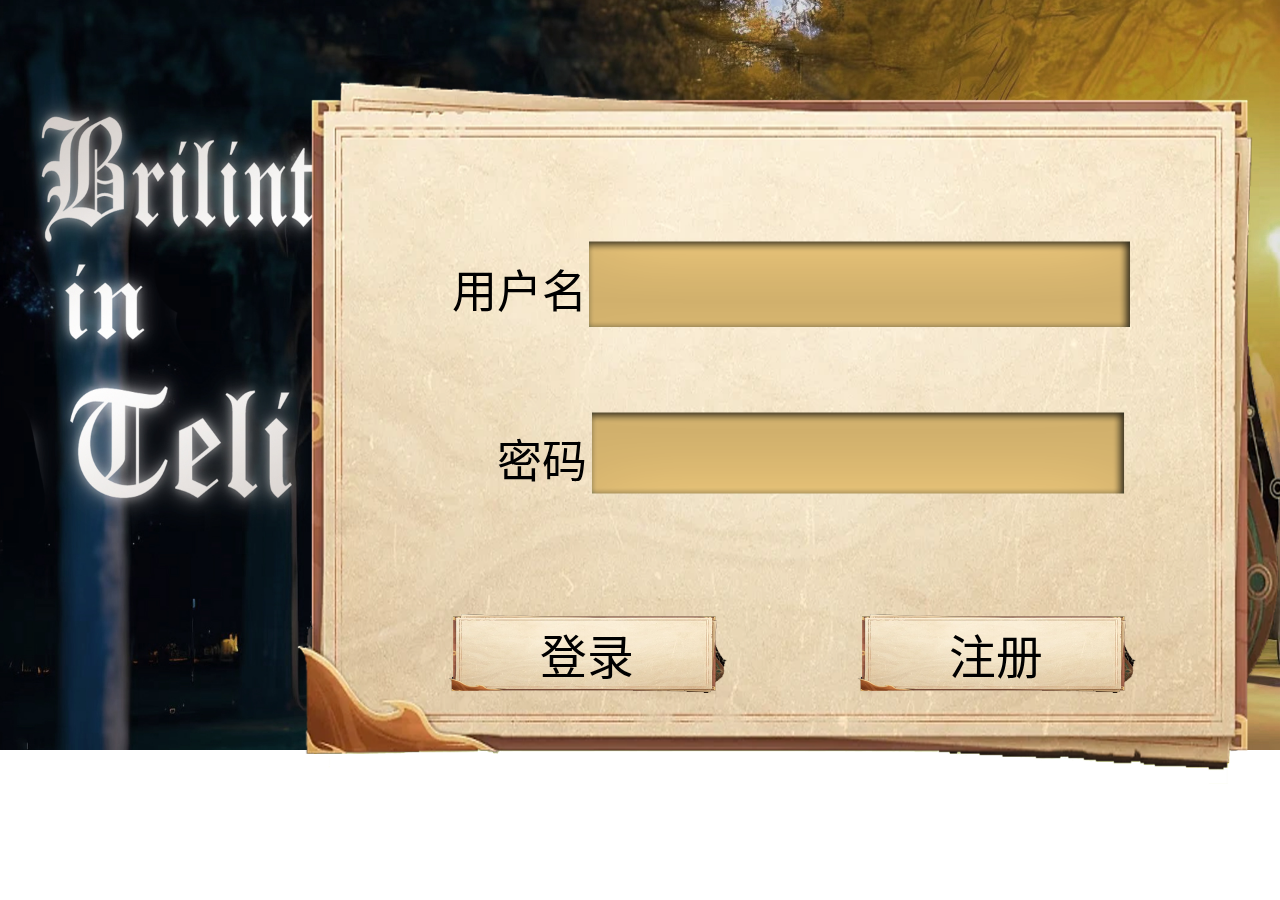
<file: index.html>
<!DOCTYPE html>
<html>
  <head>
    <title>Brilliant In Teli</title>
<!--“Good artists copy;Great artist steal ——毕加索“
老师强调项目开发需要巧妙地抄已有代码，我也觉得如果我们的代码能给人已参考，我是十分高兴的。
但小心，我们的代码含有”缺乏注释、代码过耦合、大量异步函数、类功能冗杂、逆天的面向过程“等多种要素，而且对于一些通用的部分，例如存档、对话等部分其实没有专注于做同班其他组做别的类型游戏的功能完善、专业。
因此我个人不建议完全使用我们的代码，而且横卷轴2D的制作也是一等一的麻烦，最后导致我们在剧情表现上欠佳(sad)
不过我们两个小游戏的代码相对独立于游戏本体，因此代码可读性更好一点，而且我自认为我们组的小游戏做的也足够精细-->
  </head>
  <link rel="stylesheet" href="css/index.css" type="text/css"/>
  <body>
    <div id="index">
		<img class="index-bgr" src="img/index.jpg" />

		<div class="index-button-group">
			<div class="index-buttonbox" onclick="newGame()">
				<img class="button-buttonimg" src="img/button.png">
				<toBeTranslated class="button-buttontext">
					新游戏
				</toBeTranslated>
			</div>
			<div class="index-buttonbox" id="continue" onclick="continueGame()" style="display:none;">
				<img class="button-buttonimg" src="img/button.png">
				<toBeTranslated class="button-buttontext">
					继续游戏
				</toBeTranslated>
			</div>
			<div class="index-buttonbox" onclick="window.location.href='achieve.html'">
				<img class="button-buttonimg" src="img/button.png">
				<toBeTranslated class="button-buttontext">
					成就
				</toBeTranslated>
			</div>
			<div class="index-buttonbox" onclick="window.location.href='settings/settings.html'">
				<img class="button-buttonimg" src="img/button.png">
				<toBeTranslated class="button-buttontext">
					设置
				</toBeTranslated>
			</div>
			<div class="index-buttonbox" onclick="window.location.href='about/about.html'">
				<img class="button-buttonimg" src="img/button.png">
				<toBeTranslated class="button-buttontext">
					关于
				</toBeTranslated>
			</div>
			<div class="index-buttonbox" onclick="logout()">
				<img class="button-buttonimg" src="img/button.png">
				<toBeTranslated class="button-buttontext">
					退出登录
				</toBeTranslated>
			</div>
		</div>
	</div>
	<script>
			window.onload=function(){
				if(!localStorage.getItem('BITeli-username')){
					window.location.href="login/login.html";
					return;
				}
				if(!localStorage.getItem('BITeli-config')){
					let config={
						"Up":"W",
						"Left":"A",
						"Down":"S",
						"Right":"D",
						"Jump":"Space",
						"Dash":"Shift",
						"Enter":"Enter",
						"Interact":"E",
						"RotateL":"W",
						"RotateR":"X",
						"HardDrop":"Space"
					}
					localStorage.setItem('BITeli-config',JSON.stringify(config));
				}
				let user=localStorage.getItem('BITeli-username')||'default';
				if(localStorage.getItem('BITeli-save-'+user)){
					document.getElementById('continue').style.display='block';
				}
			}
			function newGame(){
				let user=localStorage.getItem('BITeli-username')||'default';
				localStorage.removeItem('BITeli-save-'+user);
				window.location.href='game.html'
			}
			function continueGame(){
				window.location.href='game.html';
			}
			function logout(){
				localStorage.removeItem('BITeli-username');
				window.location.href="login/login.html";
			}
	</script>
  </body>
</html>
</file>
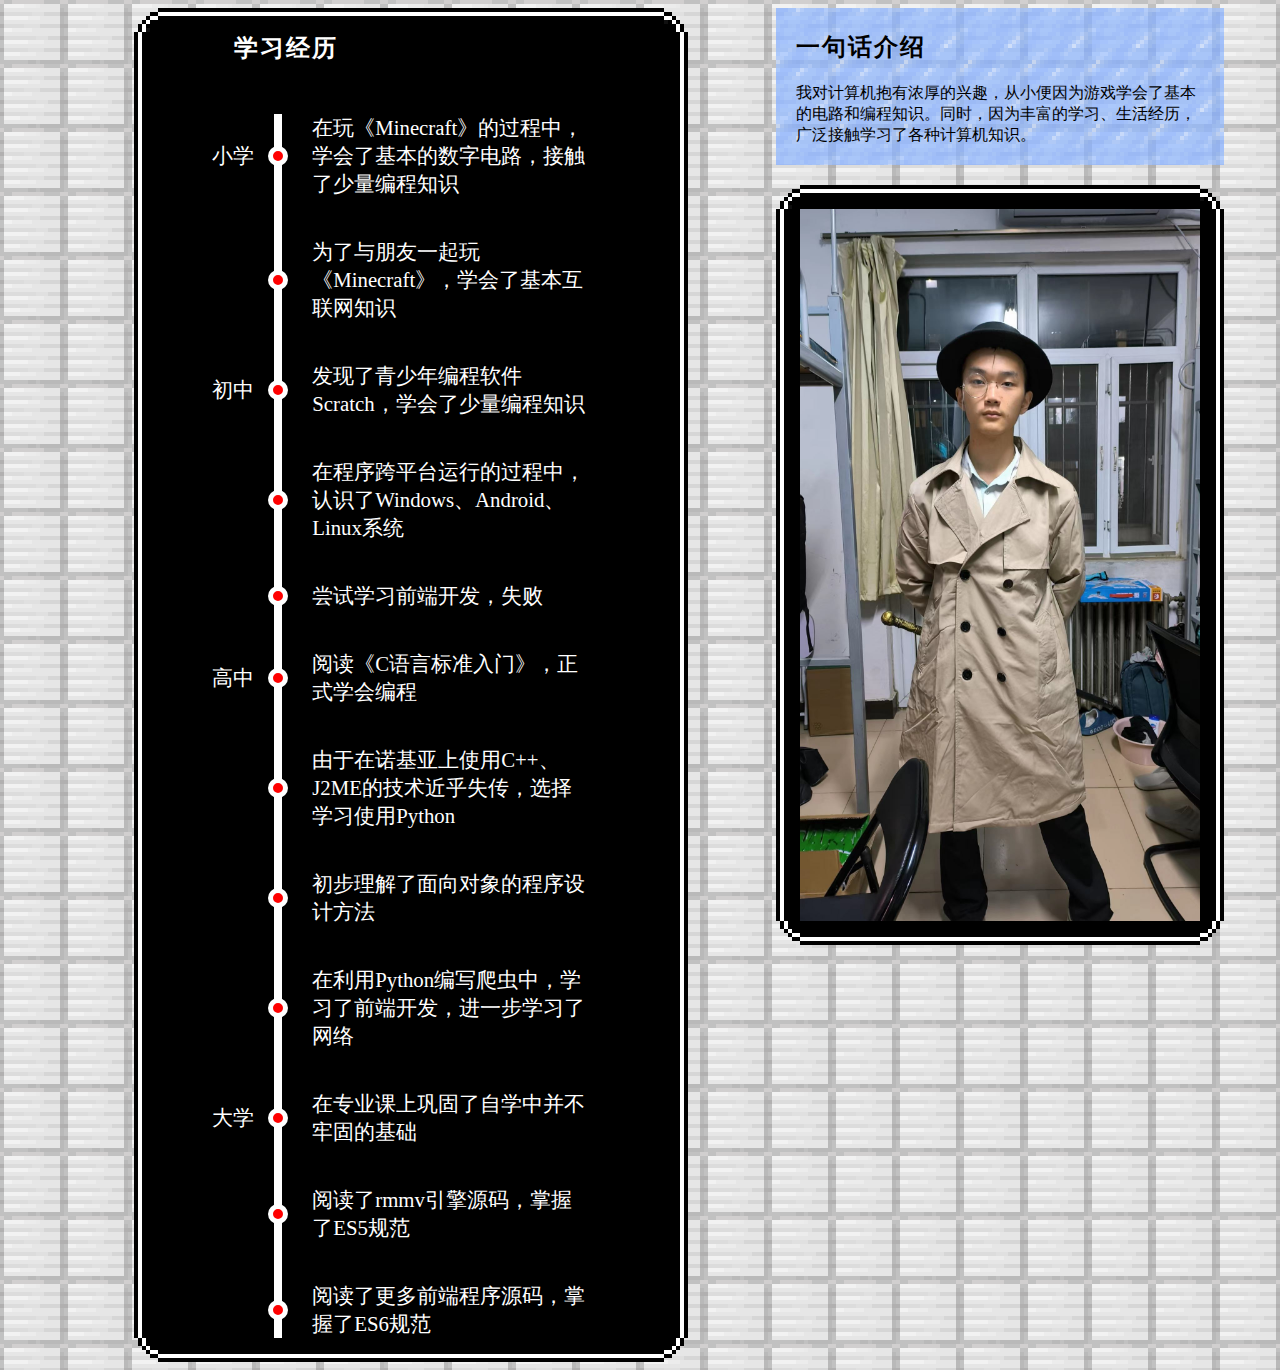
<file: about/members/chenyang/index.html>
<!DOCTYPE html>
<html lang="zh">
	<head>
		<meta charset="UTF-8">
		<title>陈洋的个人介绍</title>
		<link rel="stylesheet" type="text/css" href="style.css">
	</head>
	<body>
		<div id="intro">
			<div id="briefIntro">
				<h2>一句话介绍</h2>
				<p>我对计算机抱有浓厚的兴趣，从小便因为游戏学会了基本的电路和编程知识。同时，因为丰富的学习、生活经历，广泛接触学习了各种计算机知识。</p>
			</div>
			<div id="photo">
				<img src="photo.jpg"/>
			</div>
		</div>
		<div id="exp">
			<div>
				<h2>学习经历</h2>
				<ul id="timeline">
					<li>
					<span class="content">在玩《Minecraft》的过程中，学会了基本的数字电路，接触了少量编程知识</span>
					<span class="date">小学</span>
					<span class="circle"/>
					</li>
					<li>
					<span class="content">为了与朋友一起玩《Minecraft》，学会了基本互联网知识</span>
					<span class="circle"/>
					</li>
					<li>
					<span class="content">发现了青少年编程软件Scratch，学会了少量编程知识</span>
					<span class="date">初中</span>
					<span class="circle"/>
					</li>
					<li>
					<span class="content">在程序跨平台运行的过程中，认识了Windows、Android、Linux系统</span>
					<span class="circle"/>
					</li>
					<li>
					<span class="content">尝试学习前端开发，失败</span>
					<span class="circle"/>
					</li>
					<li>
					<span class="content">阅读《C语言标准入门》，正式学会编程</span>
					<span class="date">高中</span>
					<span class="circle"/>
					</li>
					<li>
					<span class="content">由于在诺基亚上使用C++、J2ME的技术近乎失传，选择学习使用Python</span>
					<span class="circle"/>
					</li>
					<li>
					<span class="content">初步理解了面向对象的程序设计方法</span>
					<span class="circle"/>
					</li>
					<li>
					<span class="content">在利用Python编写爬虫中，学习了前端开发，进一步学习了网络</span>
					<span class="circle"/>
					</li>
					<li>
					<span class="content">在专业课上巩固了自学中并不牢固的基础</span>
					<span class="date">大学</span>
					<span class="circle"/>
					</li>
					<li>
					<span class="content">阅读了rmmv引擎源码，掌握了ES5规范</span>
					<span class="circle"/>
					</li>
					<li>
					<span class="content">阅读了更多前端程序源码，掌握了ES6规范</span>
					<span class="circle"/>
					</li>
				</ul>
			</div>
		</div>
	</body>
</html>
</file>
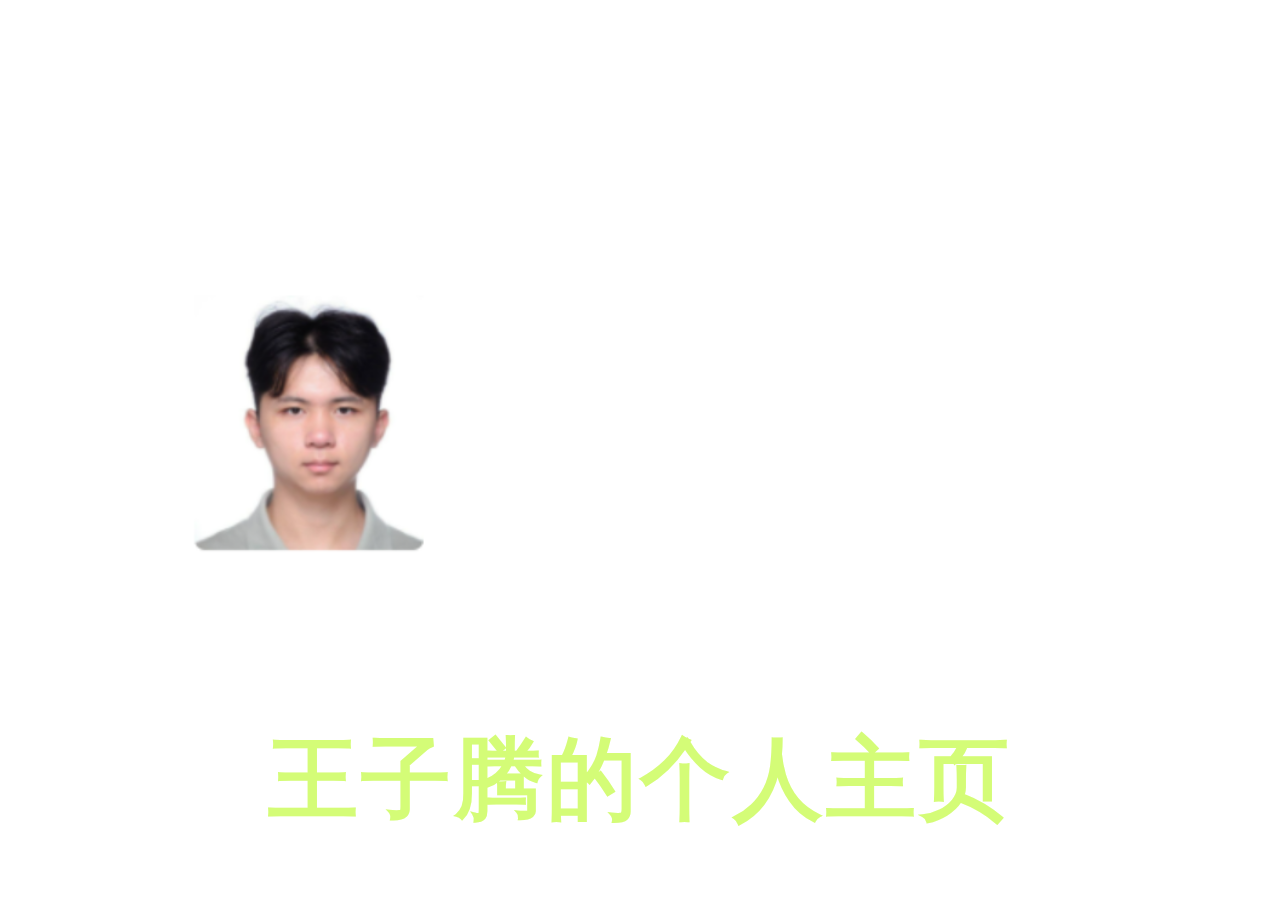
<file: about/members/wangziteng/index.html>
<!DOCTYPE html>
<html lang="en">

<head>
    <meta charset="UTF-8">
    <meta http-equiv="X-UA-Compatible" content="IE=edge">
    <meta name="viewport" content="width=, initial-scale=1.0">
    <title>个人主页</title>
</head>
<style>
    * {
        padding: 0;
        margin: 0;
    }
    .shell{
        height: 100vh;
        overflow-x: hidden;
        perspective: 3px;
    }
    .shell div{
        position: relative;
        display: flex;
        justify-content: center;
        align-items: center;
        font-style: 30px;
        letter-spacing: 2px;
    }
    .image{
        transform: translateZ(-1px) scale(1.6);
        background-size: cover;
        height: 100vh;
        z-index: -1;
    }
    .text{
        height: 50vh;
        background-color: #fff;
    }
    .text h1{
        color: #000;
        margin-right: 20%;
        margin-left: 20%;
    }
    .heading{
        z-index: -1;
        transform: translateY(-30vh) translateZ(1px);
        color: #d4fc77;
        font-size: 30px;
    }
</style>

<body>
    <div class="shell">
        <div class="image" style="background-image: url('./image/self.png');"></div>
        <div class="heading">
            <h1>王子腾的个人主页</h1>
        </div>
        <div class="text">
            <h1>一名热爱游戏的大学生</h1>
        </div>

        <div class="image" style="background-image:url('./image/2.jpg');"></div>
        <div class="heading">
            <h1>小组职责</h1>
        </div>
        <div class="text">
            <h1>剧本设计(文笔不好还爱玩梗的作者)<br>初级程序员(其实是打杂的初学者)</h1>
        </div>

        <div class="image" style="background-image:url('./image/3.jpg');"></div>
        <div class="heading">
            <h1>个人简介</h1>
        </div>
        <div class="text">
            <h1>&nbsp;&nbsp;&nbsp;&nbsp;&nbsp;&nbsp;一位热爱游戏的河北石家庄人，就读于北京理工大学2022级徐特立英才班-计算机科学2201班。<br>
                &nbsp;&nbsp;&nbsp;&nbsp;&nbsp;&nbsp;从小学开始对计算机与游戏产生兴趣，但是受限于河北初高中“非学习不可”的氛围，从未被允许花心思投入其中。我曾在初一、初二尝试学习过C语言，但并未得到父母支持，随着课业逐渐繁重，我的不得已放弃了自学编程。。<br>
                &nbsp;&nbsp;&nbsp;&nbsp;&nbsp;&nbsp;我进入大学后，环境自由许多，开始尝试研究编程，学会了C语言，并选择了计算机科学专业。我很认同赵丰年老师说的“如果你喜欢玩游戏，那你就离编程不远了”，我个人本身对编程以及游戏的热爱可以充分的释放在游戏的开发中，于是在小学期我开始自学HTML、CSS、JS技术，以期同其他“提瓦特万”小组成员进行了场景开发。<br>

            </h1>
        </div>
        <div class="image" style="background-color: white;"></div>
        <div class="text">
            <h1>终</h1>
        </div> 

    </div>
</body>

</html>
</file>
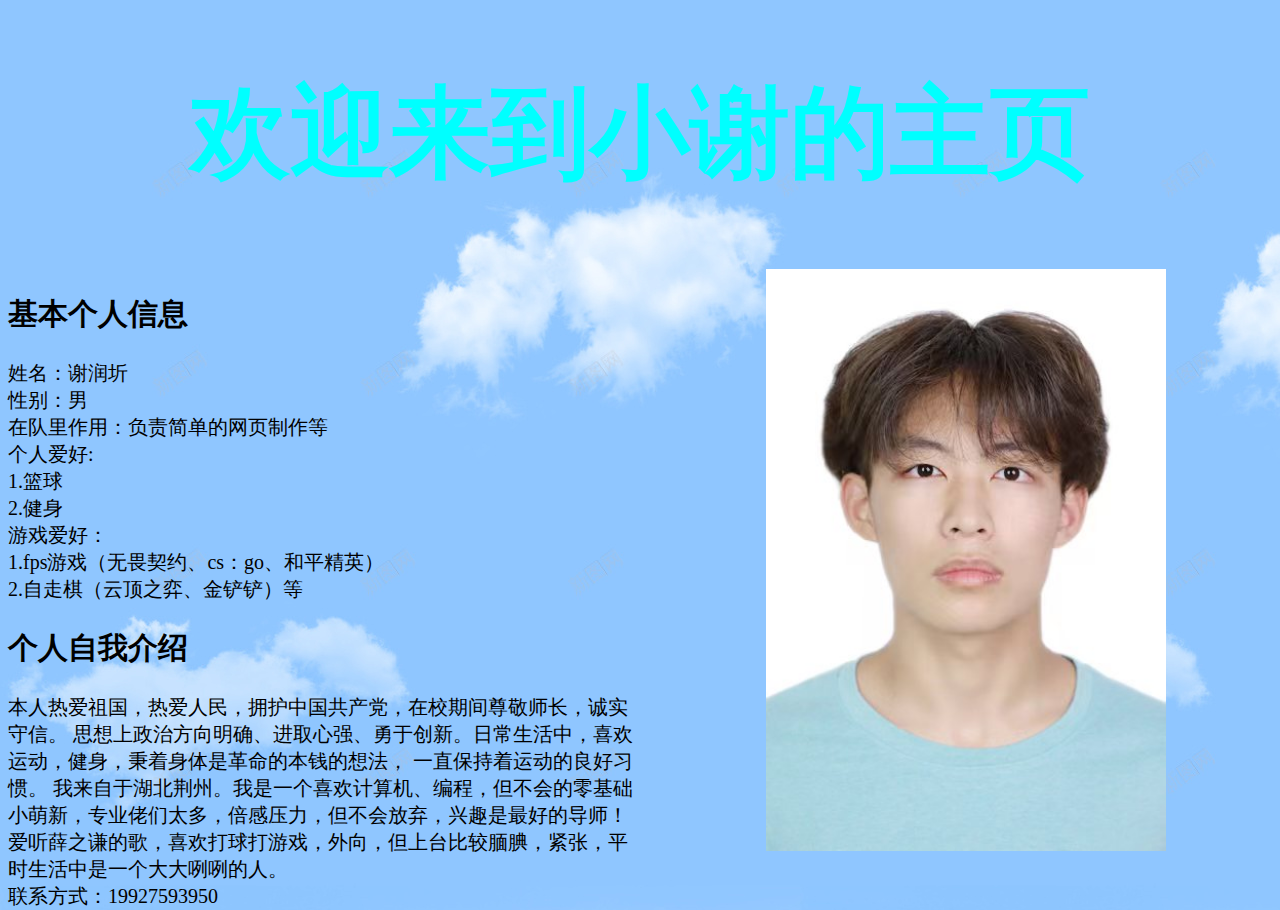
<file: about/members/xierunqi/index.html>
<!DOCTYPE html>
<html lang="en">
  <head>
    <meta charset="UTF-8" />
    <meta name="Author" content="小谢今天AC了吗" />
  </head>
  <link rel="stylesheet" type="text/css" href="个人主页.css" />
  <body>
    <h1>欢迎来到小谢的主页</h1>
    <div class="div">
      <div class="par">
        <h2>基本个人信息</h2>
        姓名：谢润圻<br />
        性别：男<br />
        在队里作用：负责简单的网页制作等<br />
        个人爱好:<br />
        1.篮球<br />
        2.健身<br />
        游戏爱好：<br />
        1.fps游戏（无畏契约、cs：go、和平精英）<br />
        2.自走棋（云顶之弈、金铲铲）等<br />
        <h2>个人自我介绍</h2>
        本人热爱祖国，热爱人民，拥护中国共产党，在校期间尊敬师长，诚实守信。
        思想上政治方向明确、进取心强、勇于创新。日常生活中，喜欢运动，健身，秉着身体是革命的本钱的想法，
        一直保持着运动的良好习惯。
        我来自于湖北荆州。我是一个喜欢计算机、编程，但不会的零基础小萌新，专业佬们太多，倍感压力，但不会放弃，兴趣是最好的导师！
        爱听薛之谦的歌，喜欢打球打游戏，外向，但上台比较腼腆，紧张，平时生活中是一个大大咧咧的人。<br />
        联系方式：19927593950 <br />
      </div>

      <div class="pic">
        <img src="images/证件照.jpg" align="left" class="picture" />
      </div>
    </div>
  </body>
</html>
</file>
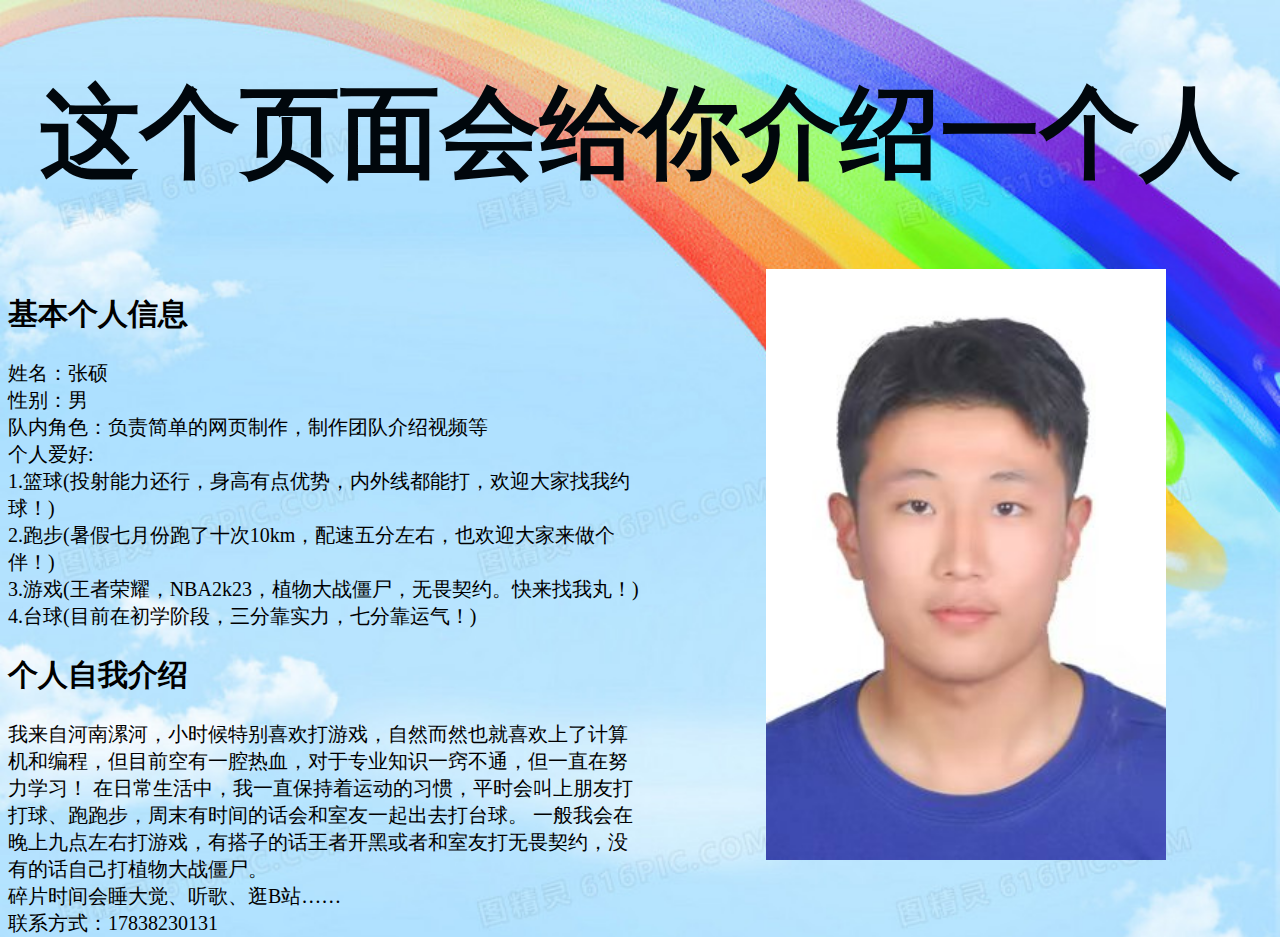
<file: about/members/zhangshuo/index.html>
<!DOCTYPE html>
<html lang="en">
  <head>
    <meta charset="UTF-8" />
    <meta name="Author" content="张硕" />
  </head>
  <link rel="stylesheet" type="text/css" href="个人主页.css" />
  <body>
    <h1>这个页面会给你介绍一个人</h1>
    <div class="div">
      <div class="par">
        <h2>基本个人信息</h2>
        姓名：张硕<br />
        性别：男<br />
        队内角色：负责简单的网页制作，制作团队介绍视频等<br />
        个人爱好:<br />
        1.篮球(投射能力还行，身高有点优势，内外线都能打，欢迎大家找我约球！)<br />
        2.跑步(暑假七月份跑了十次10km，配速五分左右，也欢迎大家来做个伴！)<br />
        3.游戏(王者荣耀，NBA2k23，植物大战僵尸，无畏契约。快来找我丸！)<br />
        4.台球(目前在初学阶段，三分靠实力，七分靠运气！)<br />
        <h2>个人自我介绍</h2>
        我来自河南漯河，小时候特别喜欢打游戏，自然而然也就喜欢上了计算机和编程，但目前空有一腔热血，对于专业知识一窍不通，但一直在努力学习！
        在日常生活中，我一直保持着运动的习惯，平时会叫上朋友打打球、跑跑步，周末有时间的话会和室友一起出去打台球。
        一般我会在晚上九点左右打游戏，有搭子的话王者开黑或者和室友打无畏契约，没有的话自己打植物大战僵尸。<br />
        碎片时间会睡大觉、听歌、逛B站……
        <br />
        联系方式：17838230131 <br />
      </div>

      <div class="pic">
        <img src="images/证件照.jpg" align="left" class="picture" />
      </div>
    </div>
  </body>
</html>
</file>
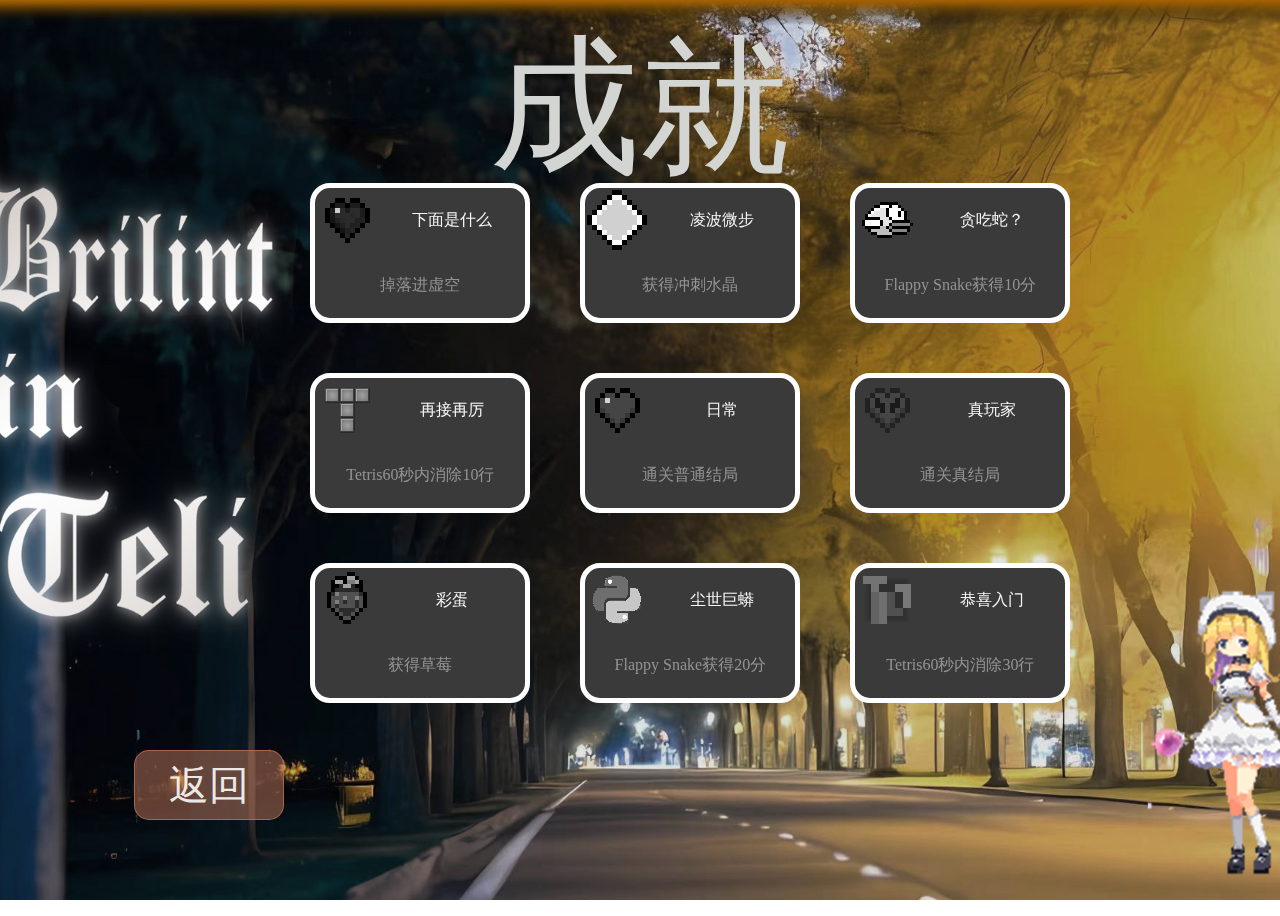
<file: achieve.html>
<html>
<head>
    <title>成就页面</title>
    <link rel="stylesheet" href="css/achieve.css">
</head>
<body>
    <h1>成就</h1>
    <ul id="y">
        <ul id="x">
            <li>
                <div class="box gray" id="bad_end">
                    <div class="shang">
                        <div class="tubiao"><img src="img/achi/wither.png"></img></div>
                        <div class="timu"><h class="t">下面是什么</h></div>
                    </div>
                    <div class="shuoming">
                        <h class="s">掉落进虚空</h>
                    </div>
                </div>
            </li>
            <li>
                <div class="box gray" id="crystal">
                    <div class="shang">
                        <div class="tubiao"><img src="img/achi/crystal.png"></img></div>
                        <div class="timu"><h class="t">凌波微步</h></div>
                    </div>
                    <div class="shuoming">
                        <h class="s">获得冲刺水晶</h>
                    </div>
                </div>
            </li>
            <li>
                <div class="box gray" id="snake1">
                    <div class="shang">
                        <div class="tubiao"><img src="img/achi/bird.png"></img></div>
                        <div class="timu"><h class="t">贪吃蛇？</h></div>
                    </div>
                    <div class="shuoming">
                        <h class="s">Flappy Snake获得10分</h>
                    </div>
                </div>
            </li>
        </ul>
        <ul id="x">
            <li>
                <div class="box gray" id="tetris1">
                    <div class="shang">
                        <div class="tubiao"><img src="img/achi/tetris.png"></img></div>
                        <div class="timu"><h class="t">再接再厉</h></div>
                    </div>
                    <div class="shuoming">
                        <h class="s">Tetris60秒内消除10行</h>
                    </div>
                </div>
            </li>
            <li>
                <div class="box gray" id="normal_end">
                    <div class="shang">
                        <div class="tubiao"><img src="img/achi/heart.png"></img></div>
                        <div class="timu"><h class="t">日常</h></div>
                    </div>
                    <div class="shuoming">
                        <h class="s">通关普通结局</h>
                    </div>
                </div>
            </li>
            <li>
                <div class="box gray" id="true_end">
                    <div class="shang">
                        <div class="tubiao"><img src="img/achi/eternal.png"></img></div>
                        <div class="timu"><h class="t">真玩家</h></div>
                    </div>
                    <div class="shuoming">
                        <h class="s">通关真结局</h>
                    </div>
                </div>
            </li>
        </ul>
        <ul id="x">
            <li>
                <div class="box gray" id="strawberry">
                    <div class="shang">
                        <div class="tubiao"><img src="img/achi/strawberry.png"></img></div>
                        <div class="timu"><h class="t">彩蛋</h></div>
                    </div>
                    <div class="shuoming">
                        <h class="s">获得草莓</h>
                    </div>
                </div>
            </li>
            <li>
                <div class="box gray" id="snake2">
                    <div class="shang">
                        <div class="tubiao"><img src="img/achi/python.png"></img></div>
                        <div class="timu"><h class="t">尘世巨蟒</h></div>
                    </div>
                    <div class="shuoming">
                        <h class="s">Flappy Snake获得20分</h>
                    </div>
                </div>
            </li>
            <li>
                <div class="box gray" id="tetris2">
                    <div class="shang">
                        <div class="tubiao"><img src="img/achi/TETRIO.png"></img></div>
                        <div class="timu"><h class="t">恭喜入门</h></div>
                    </div>
                    <div class="shuoming">
                        <h class="s">Tetris60秒内消除30行</h>
                    </div>
                </div>
            </li>
        </ul>
    </ul>
    <div class="btn">
        <button onclick="window.location.href='index.html'">返回</button>
    </div>
	<script>
		window.onload=function(){
			let user=localStorage.getItem('BITeli-username')||'default';
			let achi=JSON.parse(localStorage.getItem('BITeli-achi-'+user));
			for(let i of document.getElementsByClassName('box')){
				if(achi[i.id])i.classList.remove('gray');
			}
		}
	</script>
</body>
</html>
</file>
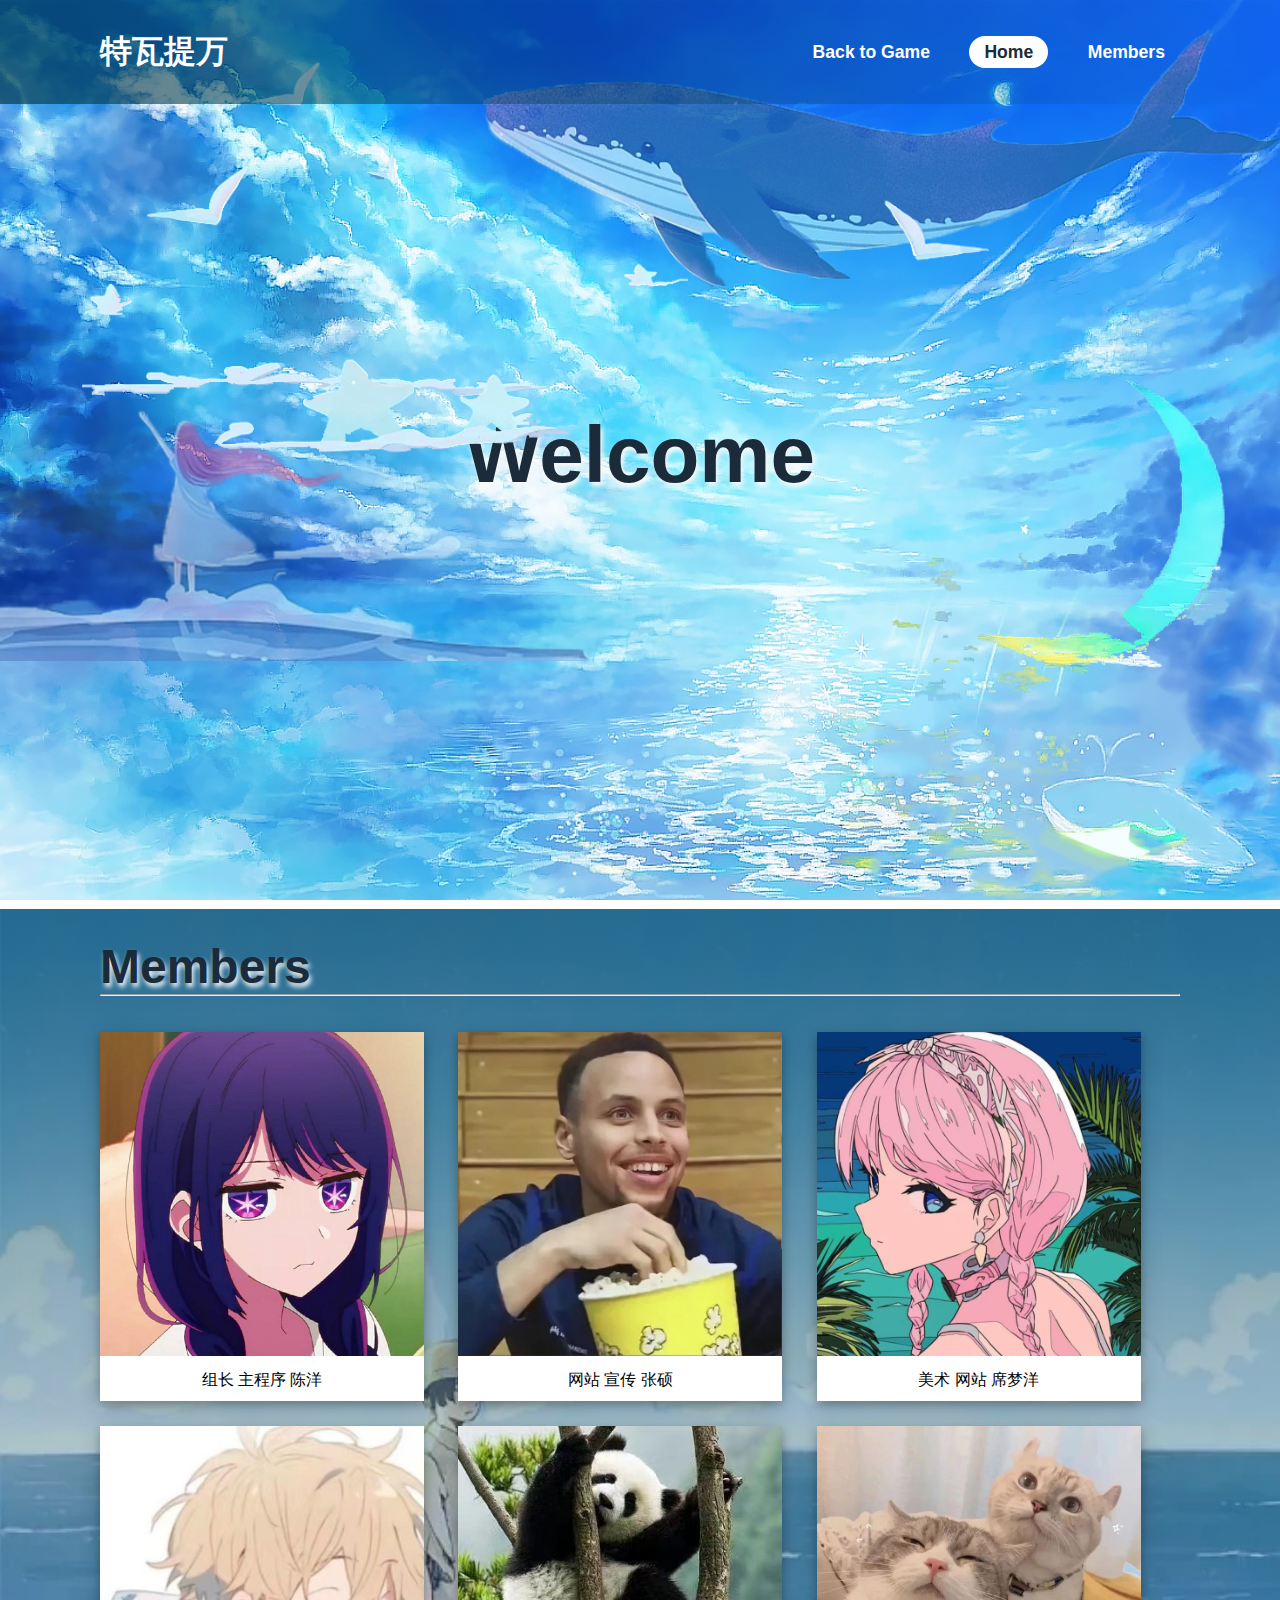
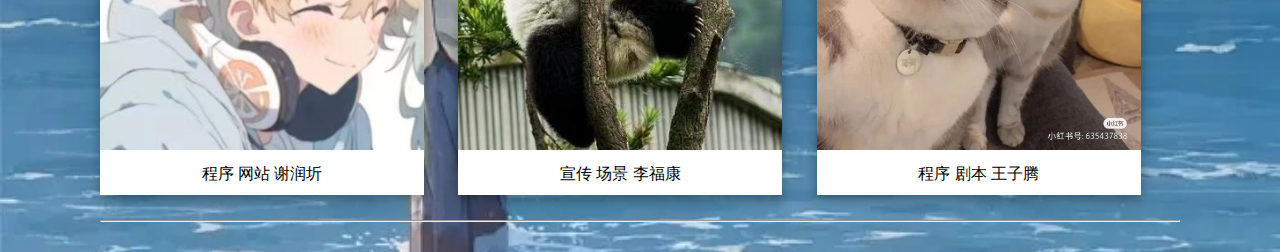
<file: about/about.html>
<!DOCTYPE html>
<html lang="en">
  <head>
    <meta charset="UTF-8" />
    <meta name="viewport" content="width=device-width, initial-scale=1.0" />
    <title>关于</title>
    <link rel="stylesheet" type="text/css" href="css.css" />
  </head>
  <body>
    <header>
      <h2 class="logo" name="Home" id="Home">特瓦提万</h2>
      <nav class="navigation">
        <a href="../index.html">Back to Game<span></span></a>
        <a href="#" class="active">Home<span></span></a>
        <a href="#Members">Members<span></span></a>
      </nav>
    </header>

    <section class="parallax">
      <h2 id="text">Welcome</h2>

      <img src="images/whale.png" id="whale" />
      <img src="images/birds.png" id="birds" />
      <img src="images/girl.png" id="girl" />
      <img src="images/moon.png" id="moon" />
    </section>

    <section class="sec">
      <h2 name="Members" id="Members">Members</h2>
      <hr />
      <br /><br />
      <div class="card">
        <a href="members/chenyang/index.html" target="_blank">
		<img src="images/chenyang.jpg" style="width: 100%" />
        </a>
        <div class="container">
          <p>组长 主程序 陈洋</p>
        </div>
      </div>
      <div class="card">
        <a href="members/zhangshuo/index.html" target="_blank">
		<img src="images/zhangshuo.jpg" style="width: 100%"
        /></a>
        <div class="container">
          <p>网站 宣传 张硕</p>
        </div>
      </div>
      <div class="card">
        <a href="members/ximengyang/index.html">
		<img src="images/ximengyang.jpg" style="width: 100%"
        /></a>
        <div class="container">
          <p>美术 网站 席梦洋</p>
        </div>
      </div>
      <div class="card">
        <a href="members/xierunqi/index.html" target="_blank">
		<img src="images/xierunqi.jpg" style="width: 100%"
        /></a>
        <div class="container">
          <p>程序 网站 谢润圻</p>
        </div>
      </div>
      <div class="card">
        <a href="members/lifukang/index.html" target="_blank">
		<img src="images/lifukang.jpg" style="width: 100%"
        /></a>
        <div class="container">
          <p>宣传 场景 李福康</p>
        </div>
      </div>
      <div class="card">
        <a href="members/wangziteng/index.html" target="_blank">
		<img src="images/wangziteng.jpg" style="width: 100%"
        /></a>
        <div class="container">
          <p>程序 剧本 王子腾</p>
        </div>
      </div>
      <hr 80% />
    </section>

    <script src="script.js"></script>
  </body>
</html>
</file>
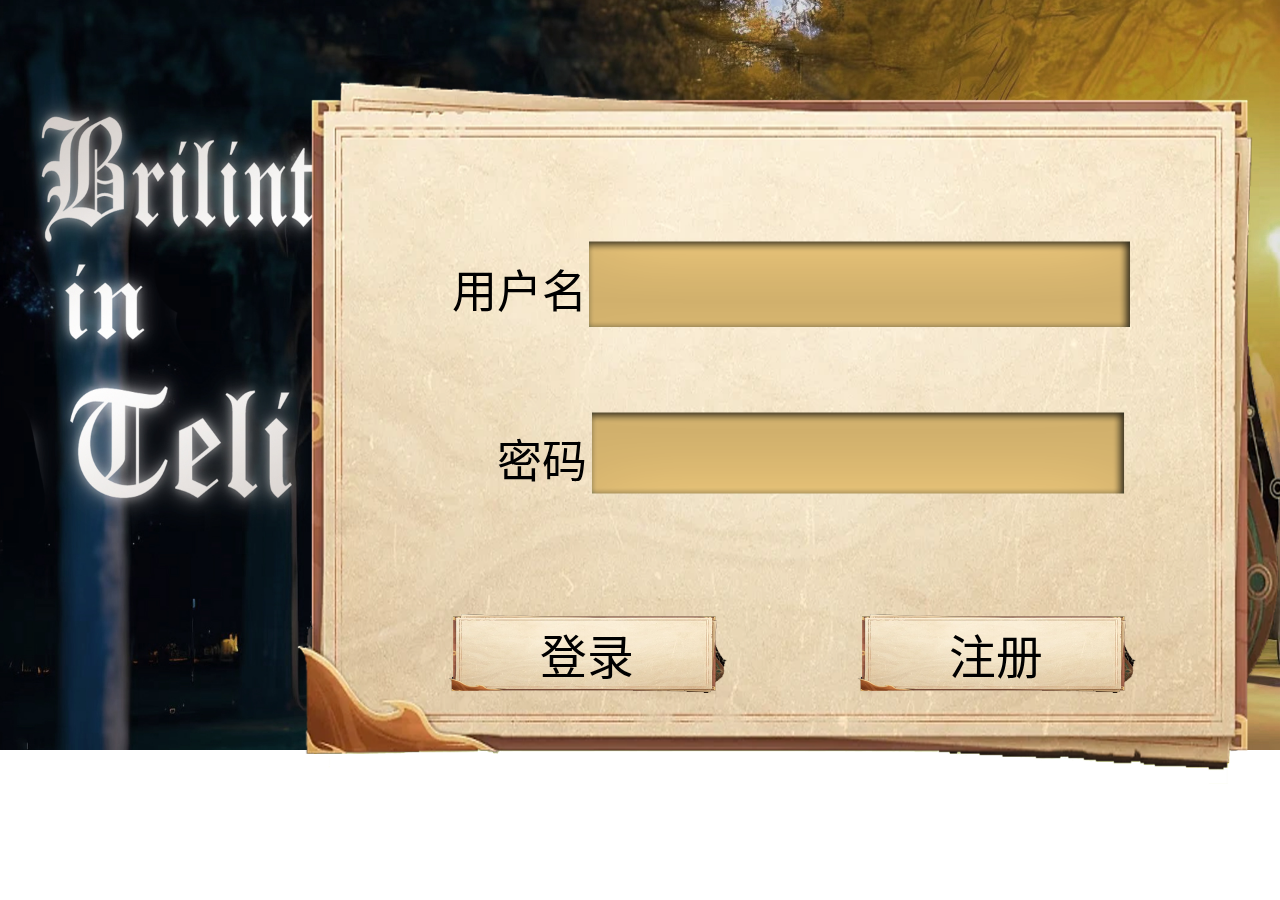
<file: login/login.html>
<!DOCTYPE html>
<html lang="zh-CN">
  <head>
    <meta charset="UTF-8" />
    <meta http-equiv="X-UA-Compatible" content="IE=edge" />
    <meta name="viewport" content="width=device-width, initial-scale=1.0" />
    <title>Brilliant In Teli</title>
    <link rel="stylesheet" href="login.css" />
    <link rel="stylesheet" href="../css/index.css" />
	<script type="text/javascript" src="login.js"></script>
  </head>
  <body>
    <div id="login">
      <img class="index-bgr" src="loginbgr.jpg" />
      <div class="login-form">
        <img class="login-form-img" src="loginform.png" />
        <div class="login-information-group">
          <div class="login-information">
            <toBeTranslated class="login-information-text">
              用户名
            </toBeTranslated>
            <input
              type="text"
              minlength="3"
              maxlength="24"
              autocomplete="off"
              class="login-information-input"
              id="login-username"
            />
          </div>
          <div class="login-information">
            <toBeTranslated class="login-information-text">
              密码
            </toBeTranslated>
            <input
              type="password"
              maxlength="20"
              class="login-information-input"
              id="login-password"
            />
            <br />
          </div>
        </div>
        <div class="login-hint" id="login-hint">
          <!--用户名或密码错误！-->
        </div>
        <div class="login-buttonbox-login buttonbox" onclick="login()">
          <img class="button-buttonimg" src="../img/button.png" />
          <toBeTranslated class="button-buttontext"> 登录 </toBeTranslated>
        </div>
        <div class="login-buttonbox-register buttonbox" onclick="register()">
          <img class="button-buttonimg" src="../img/button.png" />
          <toBeTranslated class="button-buttontext"> 注册 </toBeTranslated>
        </div>
      </div>
    </div>
  </body>
</html>
</file>
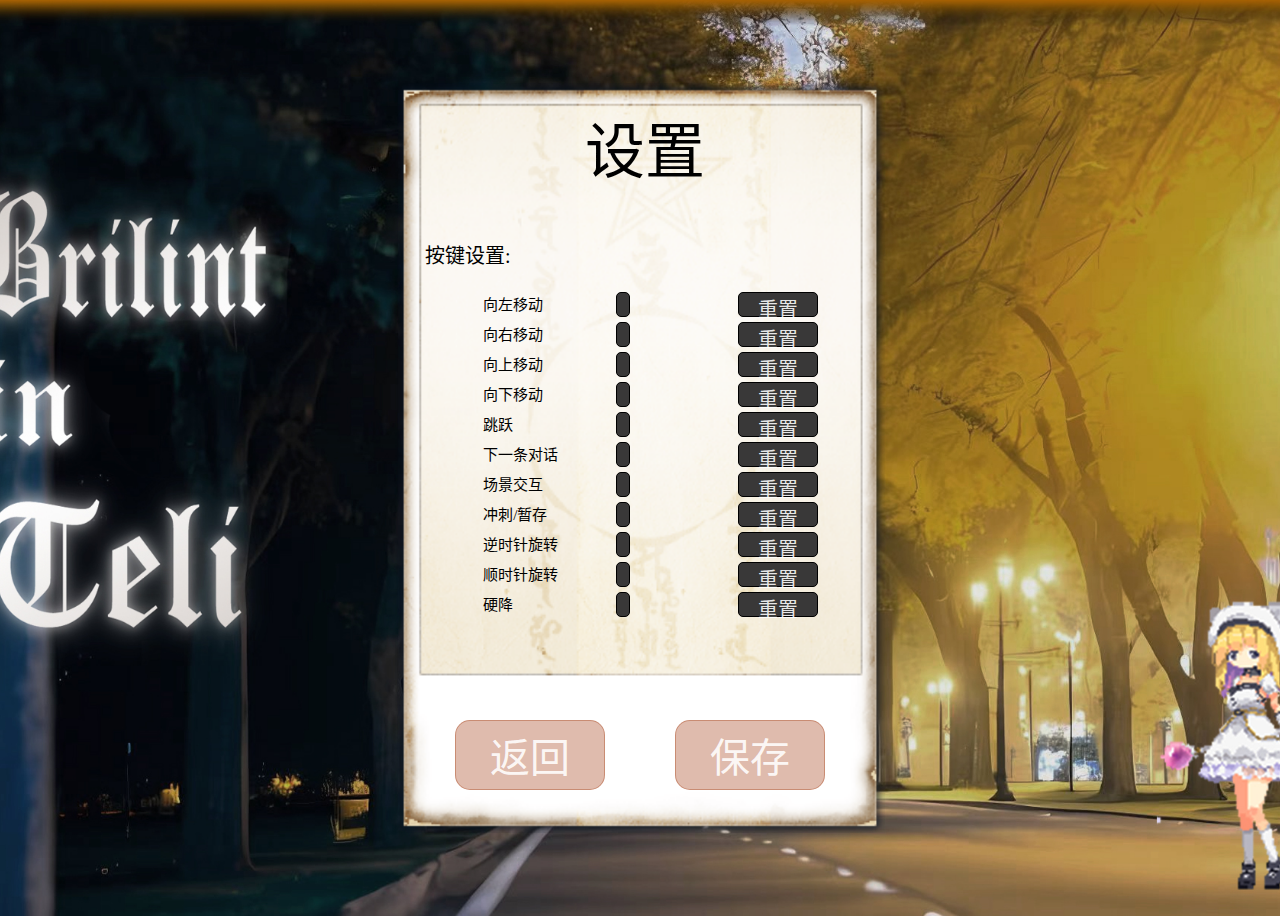
<file: settings/settings.html>
<!DOCTYPE html>
<html lang="zh-CN">
<head>
    <title>Brilliant In Teli</title>
    <link rel="stylesheet" type="text/css" href="style.css">
	<script src="settings.js"></script>
	<script src="../js/Util.js"></script>
</head>
<body>
    <div class="box">
        <h2>设置</h2>
        <div class="anjian">
            <h3>按键设置:</h3>
            <div class="zhiling" id="Left">
                <h4>向左移动</h4>
                <button onclick="rebind('Left')"></button>
                <button onclick="reset('Left')">重置</button>
            </div>
            <div class="zhiling" id="Right">
                <h4>向右移动</h4>
                <button onclick="rebind('Right')"></button>
                <button onclick="reset('Right')">重置</button>
            </div>
            <div class="zhiling" id="Up">
                <h4>向上移动</h4>
                <button onclick="rebind('Up')"></button>
                <button onclick="reset('Up')">重置</button>
            </div>
            <div class="zhiling" id="Down">
                <h4>向下移动</h4>
                <button onclick="rebind('Down')"></button>
                <button onclick="reset('Down')">重置</button>
            </div>
            <div class="zhiling" id="Jump">
                <h4>跳跃</h4>
                <button onclick="rebind('Jump')"></button>
                <button onclick="reset('Jump')">重置</button>
            </div>
            <div class="zhiling" id="Enter">
                <h4>下一条对话</h4>
                <button onclick="rebind('Enter')"></button>
                <button onclick="reset('Enter')">重置</button>
            </div>
            <div class="zhiling" id="Interact">
                <h4>场景交互</h4>
                <button onclick="rebind('Interact')"></button>
                <button onclick="reset('Interact')">重置</button>
            </div>
            <div class="zhiling" id="Dash">
                <h4>冲刺/暂存</h4>
                <button onclick="rebind('Dash')"></button>
                <button onclick="reset('Dash')">重置</button>
            </div>
            <div class="zhiling" id="RotateL">
                <h4>逆时针旋转</h4>
                <button onclick="rebind('RotateL')"></button>
                <button onclick="reset('RotateL')">重置</button>
            </div>
            <div class="zhiling" id="RotateR">
                <h4>顺时针旋转</h4>
                <button onclick="rebind('RotateR')"></button>
                <button onclick="reset('RotateR')">重置</button>
            </div>
            <div class="zhiling" id="HardDrop">
                <h4>硬降</h4>
                <button onclick="rebind('HardDrop')"></button>
                <button onclick="reset('HardDrop')">重置</button>
            </div>
        </div>
        <div class="btn">
            <button onclick="window.location.href='../index.html'">返回</button>
            <button onclick="saveConfig()">保存</button>
        </div>
    </div>
	<script>
		window.onload=function(){
			init();
			document.addEventListener('keydown',keydown);
		}
	</script>
</body>
</html>
</file>
<file: css/index.css>
body {
  position: fixed;
  margin: 0;
  padding: 0;
  height: 100%;
  width: 100%;
  left: 0;
  top: 0;
}

toBeTranslated {
  white-space: nowrap;
  cursor: default;
}

.index-bgr {
  position: absolute;
  left: 0;
  top: -50px;
  width: 100%;
}
.index-button-group {
  position: absolute;
  top: 25%;
  left: 50%;
  height: 60%;
  transform: translateX(-50%);
}

.index-buttonbox {
  position: relative;
  left: 50%;
  transform: translateX(-50%);
  padding: 3% 0;
  height: 16%;
}

.index-buttonbox:hover {
  transform: translateX(-50%) scale(1.05);
}

.button-buttonimg {
  height: 100%;
}

.button-buttontext {
  position: absolute;
  left: 50%;
  top: 50%;
  transform: translate(-50%, -50%);
  font-family: 楷体;
  font-size: 5.2vh;
}

.buttonbox:hover {
  transform: scale(1.05);
}
</file>
<file: about/members/chenyang/style.css>
/*通用*/
body {
	background-image: url('iron_block.png');
}

h2 {
	font-size: 1.5em;
	letter-spacing: 2px;
	text-transform: uppercase;
}

/*简要介绍*/
#intro {
	position: absolute;
	margin-left: 60%;
	width: 35%;
}

#briefIntro {
	background-image: url('ice.png');
	padding: 3px 20px;
	margin-bottom: 20px;
}

/*个人照片*/
#photo {
	border: 24px solid;
	border-image: url('border.png') 24 24 round;
}

#photo img {
	width: 100%;
	margin-bottom: -4px;
}

/*时间线*/
#exp {
	margin-left: 10%;
	width: 40%;
	font-size: 100%;
	color: white;
	border: 24px solid;
	border-image: url('border.png') 24 24 round;
}

#exp div {
	background-color: black;
	margin:-20px 0 -40px 0;
	padding: 0 15%;
}

#timeline {
	list-style: none;
	margin: 50px 0 30px 40px;
	padding-left: 30px;
	border-left: 8px solid white;
}

#timeline li {
	margin: 40px 0;
	position: relative;
}

.content{
	font-size: 1.3em;
	position: relative;
}

.date {
	margin-top: -10px;
	top: 50%;
	left: -100px;
	font-size: 1.3em;
	line-height: 20px;
	position: absolute;
}

.circle {
	margin-top: -10px;
	top: 50%;
	left: -44px;
	width: 10px;
	height: 10px;
	background-color: red;
	border: 5px solid white;
	border-radius: 50%;
	display: block;
	position: absolute;
}
</file>
<file: about/members/xierunqi/个人主页.css>
body {
  background-image: url(images/bg1.jpg);
  font-size: 20px;
}
h1 {
  text-align: left;
  font-size: 100px;
  font-family: 华文行楷;
  color: aqua;
  text-align: center;
}
.div {
  width: 100%;
  height: 600px;
  float: left;
  margin: 0 auto;
}
.div .par {
  float: left;
  width: 50%;
  height: 600px;
}
.div .pic {
  float: right;
  height: 600px;
  width: 40%;
}
.div .pic .picture {
  text-align: right;
  width: 400px;
  height: 400x;
}
.sbzs {
  width: 60%;
}
</file>
<file: about/members/zhangshuo/个人主页.css>
body {
  background-image: url(images/bg.jpg);
  background-repeat: no-repeat;
  background-size: 100%;
  font-size: 20px;
}
h1 {
  text-align: left;
  font-size: 100px;
  font-family: 华文行楷;
  color: rgb(1, 7, 12);
  text-align: center;
}
.div {
  width: 100%;
  height: 600px;
  float: left;
  margin: 0 auto;
}
.div .par {
  float: left;
  width: 50%;
  height: 600px;
}
.div .pic {
  float: right;
  height: 600px;
  width: 40%;
}
.div .pic .picture {
  text-align: right;
  width: 400px;
  height: 400x;
}
.sbzs {
  width: 60%;
}
</file>
<file: css/achieve.css>
body{
    height: 100vh;
    background-image: url(../login/loginbgr.jpg);
    background-position: center center;
    background-repeat: no-repeat;
    background-size: cover;
    display: block;
    justify-content: center;
    align-items: center;
    overflow: hidden;
    background-attachment: fixed;
}

h1{
    font-family: 华文行楷;
    font-size: 150px;
    font-weight: 300;
    color: rgb(211, 213, 211);
    text-align: center;
}

#x{
    display: flex;
}

#y{
    position: absolute;
    left: 18%;
    top: 13%;
}

#x > li{
    margin-right: 50px;
}

#y > ul{
    margin-top: 50px;
    margin-bottom: 50px;
	list-style-type: none; 
}

.box {
    width: 210px;
    height: 130px;
    display: block;
    justify-content: center;
    align-items: center;
    border-radius: 20px;
    border-style: solid;
    border-width: 5px;
    border-color: white;
    background-color: rgb(58, 58, 58);
}

.gray {
    filter: grayscale(1);
}

.shang{
    width: 210px;
    height: 64px;
    display: flex;
    justify-content: center;
    align-items: center;
}

.tubiao{
    width: 64px;
    height: 64px;
    display: flex;
    justify-content: center;
    align-items: center;
}

.timu{
    width: 146px;
    height: 64px;
    display: flex;
    justify-content: center;
    align-items: center;
}

.shuoming{
    width: 210px;
    height: 66px;
    display: flex;
    justify-content: center;
    align-items: center;
}

.t{
    color: aliceblue;
}

.s{
    color: rgb(146, 157, 49);
}

.btn button{
    width: 150px;
    height: 70px;
    color: rgba(255,255,255,0.9);
    border: 1px solid rgba(192, 119, 91, 0.7);
    background: rgba(192, 119, 91, 0.5);
    border-radius: 15px;
    margin-top: 30px;
    margin-left: 70px;
    font-family: 华文琥珀;
    font-size: 40px;
    position: absolute;
    left: 5%;
    top: 80%;
}

.btn button:hover {
    border: 1px solid rgba(251, 128, 71, 0.7);
    background: rgba(251, 128, 71, 0.5);
}
</file>
<file: about/css.css>
* {
  margin: 0;
  padding: 0;
  box-sizing: border-box;
  font-family: "Poppins", sans-serif;
}
body {
  min-height: 100vh;
  overflow-x: hidden;
}
header {
  position: absolute;
  top: 0;
  left: 0;
  width: 100%;
  padding: 30px 100px;
  background-image: linear-gradient(
    to right,
    rgb(5, 60, 77, 0.7),
    rgba(116, 178, 204, 0)
  );

  display: flex;
  justify-content: space-between;
  align-items: center;
  z-index: 100;
}

.logo {
  cursor: pointer;
  font-size: 2em;
  color: #fff;
  user-select: none;
}
.navigation a {
  position: relative;
  font-size: 1.1em;
  color: #fff;
  font-weight: 600;
  text-decoration: none;
  margin-left: 20px;
  padding: 6px 15px;
  transition: 0.5s;
}
.navigation a:hover,
.navigation a.active {
  color: #1a2c38;
  text-shadow: 2px 2px 2px 2px 6px #7dbdf2;
}
.navigation a span {
  position: absolute;
  top: 0;
  left: 0;
  width: 100%;
  height: 100%;
  background: #fff;
  border-radius: 30px;
  z-index: -1;
  transform: scale(0);
  opacity: 0;
  transition: 0.5s;
}
.navigation a:hover span,
.navigation a.active span {
  transform: scale(1);
  opacity: 1;
}
.parallax {
  position: relative;
  display: flex;
  justify-content: center;
  align-items: center;
  height: 101vh;

  background: url(images/sea.png) no-repeat;
  background-size: cover;
  background-position: center;
  background-attachment: fixed;
}
#text {
  position: absolute;
  font-size: 5em;
  color: #1b2b3a;
  text-shadow: 2px 4px 5px #f9f9f9;
}
.parallax img {
  position: absolute;
  top: 0;
  left: 0;
  width: 100%;
  pointer-events: none;
}
.parallax img#girl {
  transform: translateY(-180px);
}
.parallax img#moon {
  transform: translateY(-140px);
}
.parallax img#birds {
  transform: translateY(-380px);
}
.sec {
  background-image: linear-gradient(
      to bottom,
      rgba(11, 81, 117, 0.7),
      rgba(116, 178, 204, 0)
    ),
    url(images/sea2.png),
    linear-gradient(to bottom, rgba(11, 81, 117, 0.7), rgba(116, 178, 204, 0));
  background-size: cover;
  padding: 30px 100px;
}
.sec h2 {
  font-size: 3em;
  color: #1b2b3a;
  text-shadow: 2px 4px 5px #f9f9f9;
}

.card {
  width: 30%;
  background-color: white;
  box-shadow: 0 4px 8px 0 rgba(0, 0, 0, 0.2), 0 6px 20px 0 rgba(0, 0, 0, 0.19);
  margin-right: 30px;
  margin-bottom: 25px;
  display:inline-block;
}

.card:hover {
  background: #1f2cdf;
  opacity: 0.7;
  transition: opacity 0.5s;
  -webkit-transition: opacity 0.5s;
}
.container {
  text-align: center;
  padding: 10px 20px;
}
</file>
<file: login/login.css>
.login-form {
  position: absolute;
  top: 5%;
  left: 50%;
  height: 90%;
  z-index: 2;
  transform: translateX(-40vh);
}

.login-form-img {
  height: 100%;
}

.login-buttonbox-login {
  position: absolute;
  left: 15%;
  bottom: 20%;
  height: 10%;
  z-index: 4;
}

.login-buttonbox-register {
  position: absolute;
  left: 55%;
  bottom: 20%;
  height: 10%;
  z-index: 4;
}

.login-information-group {
  position: absolute;
  left: 0;
  top: 26%;
  height: 50%;
  width: 100%;
  z-index: 3;
}

.login-information {
  width: 100%;
  height: 42%;
}

.login-information-text {
  position: absolute;
  right: 70%;
  font-family: 楷体;
  font-size: 5vh;
}

.login-information-input {
  position: absolute;
  left: 31%;
  width: 50%;
  background-color: transparent;
  border: 0;
  outline: none;
  font-family: FZSXSLKJW;
  font-size: 5vh;
}

.login-hint {
  position: absolute;
  left: 30%;
  top: 60%;
  width: 60%;
  color: red;
  font-family: FZZJ-LJDXKJT;
  font-size: 6vh;
}
</file>
<file: settings/style.css>
body{
    height: 100vh;
    background-image: url(background.jpg);
    background-position: center center;
    background-repeat: no-repeat;
    background-size: cover;
    display: flex;
    justify-content: center;
    align-items: center;
    overflow: hidden;
}

.box{
    height: 750px;
    width: 490px;
    background-image: url(shezhi.png);
    background-position: center center;
    background-repeat: no-repeat;
    background-size: cover;
    display: inline;
    justify-content: center;
	position: relative;
}

.box > h2 {
    color: rgba;
    font-family: 华文行楷;
    margin-top: 20px;
    margin-left: 190px;
    font-size: 60px;
    font-weight: 300;
}

.box .yinpin{
    height: 50px;
    width: 490px;
    display: flex;
}

.box .yinpin > input{
    height: 50px;
    width: 300px;
}

.box .yinpin > h3{
    color: black;
    font-family: 宋体;
    font-size: 20px;
    font-weight: 200;
    margin-top: 0px;
    margin-left: 30px;
}

.box .zimu{
    height: 50px;
    width: 490px;
    display: flex;
}

.box .zimu > input{
    height: 50px;
    width: 300px;
}

.box .zimu > h3{
    color: black;
    font-family: 宋体;
    font-size: 20px;
    font-weight: 200;
    margin-top: 0px;
    margin-left: 30px;
}

.box .anjian{
    height: 350px;
    width: 490px;
    display: block;
}

.box .anjian > h3{
    color: black;
    font-family: 宋体;
    font-size: 20px;
    font-weight: 200;
    margin-top: 0px;
    margin-left: 30px;
}

.box .anjian .zhiling{
    height: 30px;
    width: 490px;
    display: flex;
    align-items: center;
}

.box .anjian .zhiling > h4{
    color: black;
    font-family: 宋体;
    font-size: 15px;
    font-weight: 200;
    margin-top: 20px;
    align-items: center;
	position: absolute;
	left: 18%;
}

.box .anjian .zhiling button:nth-of-type(1){
    width: auto;
    height: 25px;
    color: rgba(255,255,255,0.9);
    border: 1px solid black;
    background: rgb(57, 56, 56);
    border-radius: 5px;
    margin-top: 2px;
	left: 45%;
	position: absolute;
    font-family: 楷体;
    font-size: 20px;
}

.box .anjian .zhiling button:nth-of-type(2){
    width: 80px;
    height: 25px;
    color: rgba(255,255,255,0.9);
    border: 1px solid black;
    background: rgb(57, 56, 56);
    border-radius: 5px;
    margin-top: 2px;
    left: 70%;
	position: absolute;
    font-family: 楷体;
    font-size: 20px;
}

.box .anjian .zhiling button:hover {
    border: 1px solid black;
    background: gray;
}

.box .btn{
	margin-top: 100px;
    height: 130px;
    width: 490px;
    display: flex;
}

.box .btn button:nth-of-type(1){
    width: 150px;
    height: 70px;
    color: rgba(255,255,255,0.9);
    border: 1px solid rgba(192, 119, 91, 0.7);
    background: rgba(192, 119, 91, 0.5);
    border-radius: 15px;
    margin-top: 30px;
    margin-left: 60px;
    font-family: 华文琥珀;
    font-size: 40px;
}

.box .btn button:nth-of-type(2){
    width: 150px;
    height: 70px;
    color: rgba(255,255,255,0.9);
    border: 1px solid rgba(192, 119, 91, 0.7);
    background: rgba(192, 119, 91, 0.5);
    border-radius: 15px;
    margin-top: 30px;
    margin-left: 70px;
    font-family: 华文琥珀;
    font-size: 40px;
}

.box .btn button:hover {
    border: 1px solid rgba(251, 128, 71, 0.7);
    background: rgba(251, 128, 71, 0.5);
}
</file>
